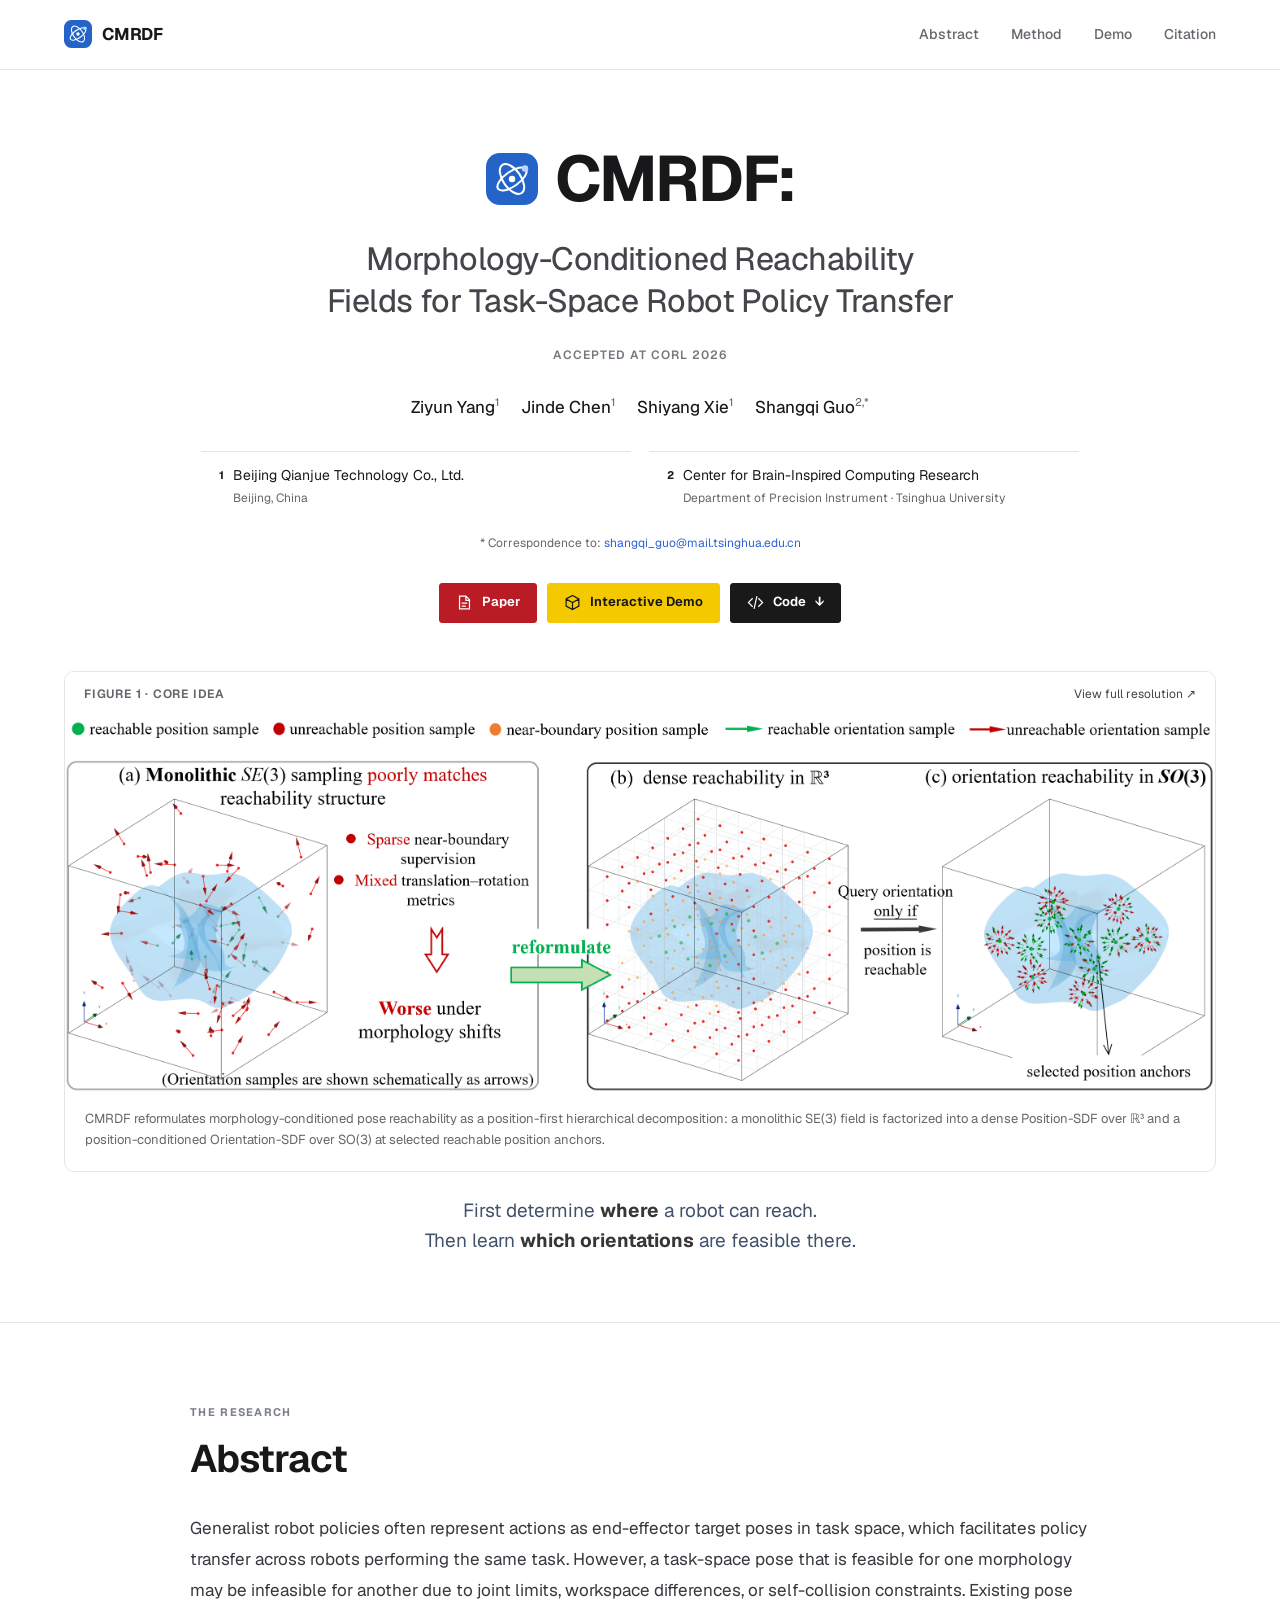
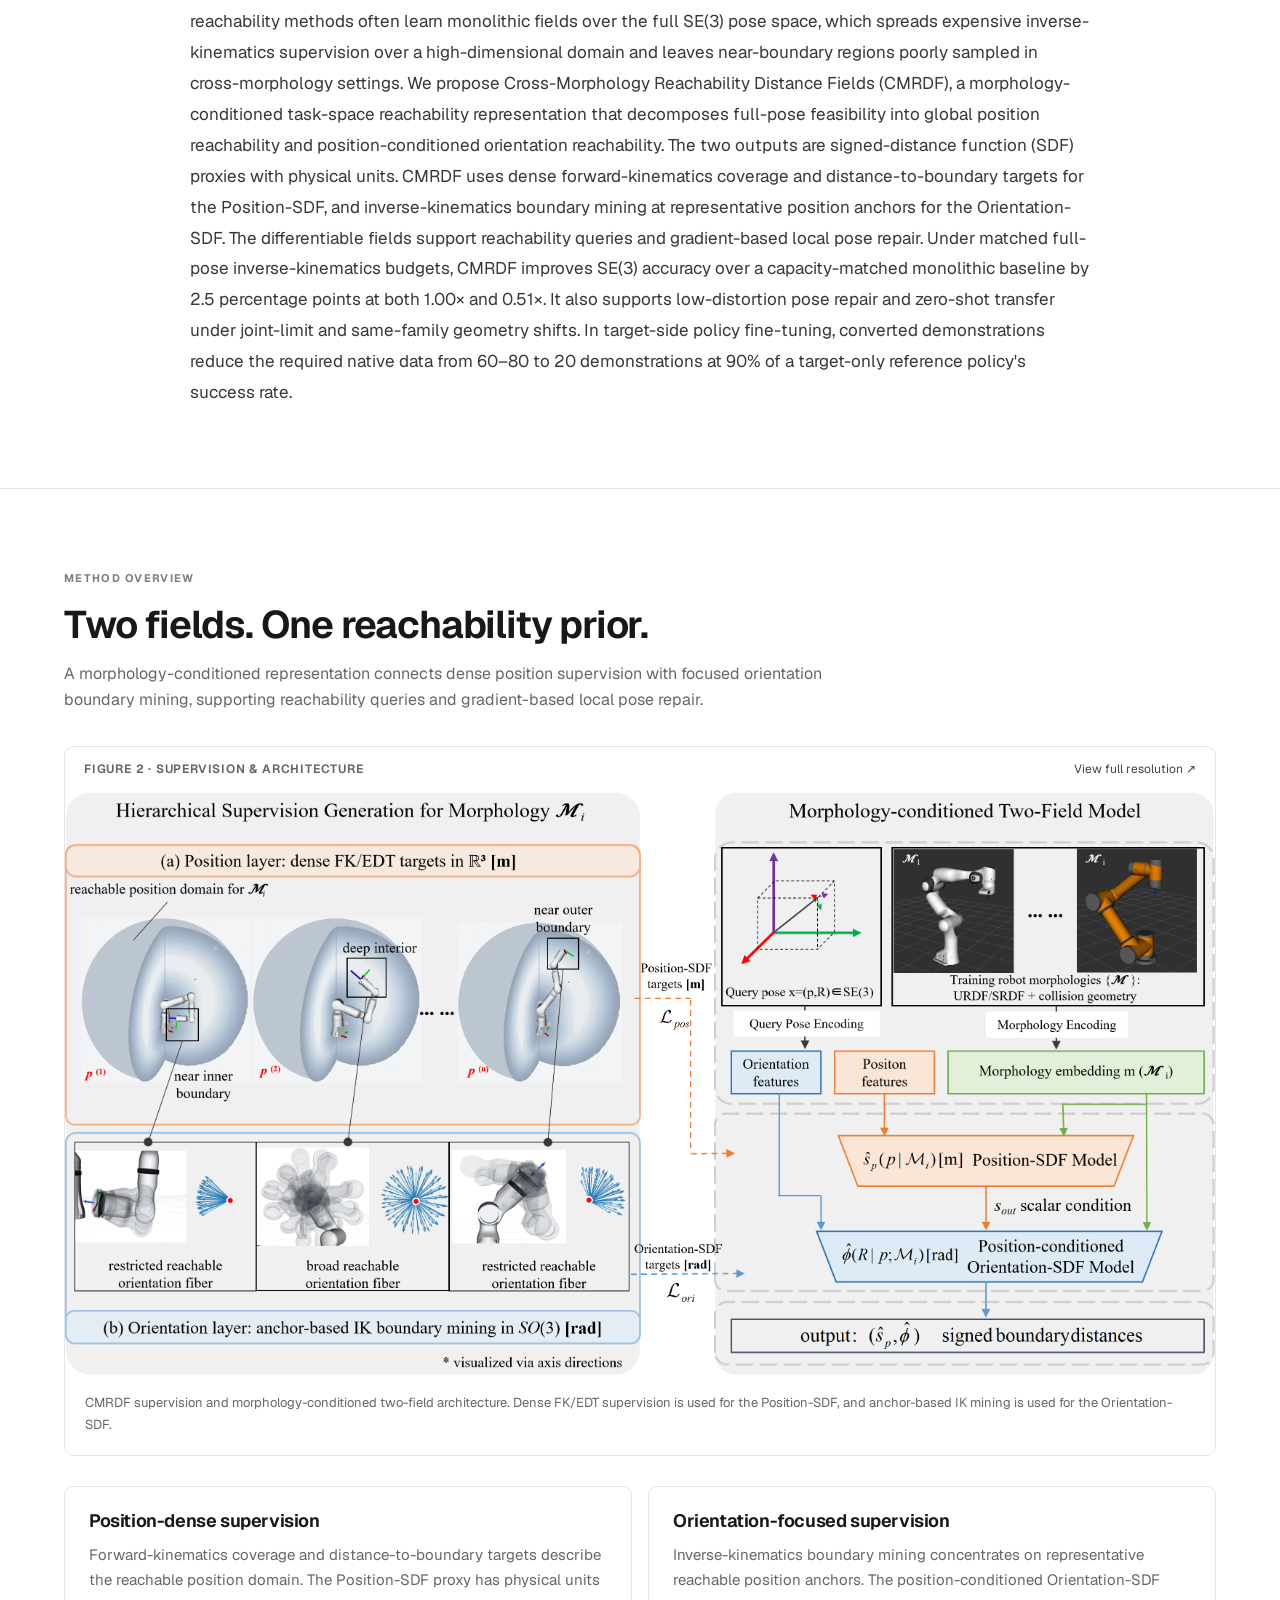
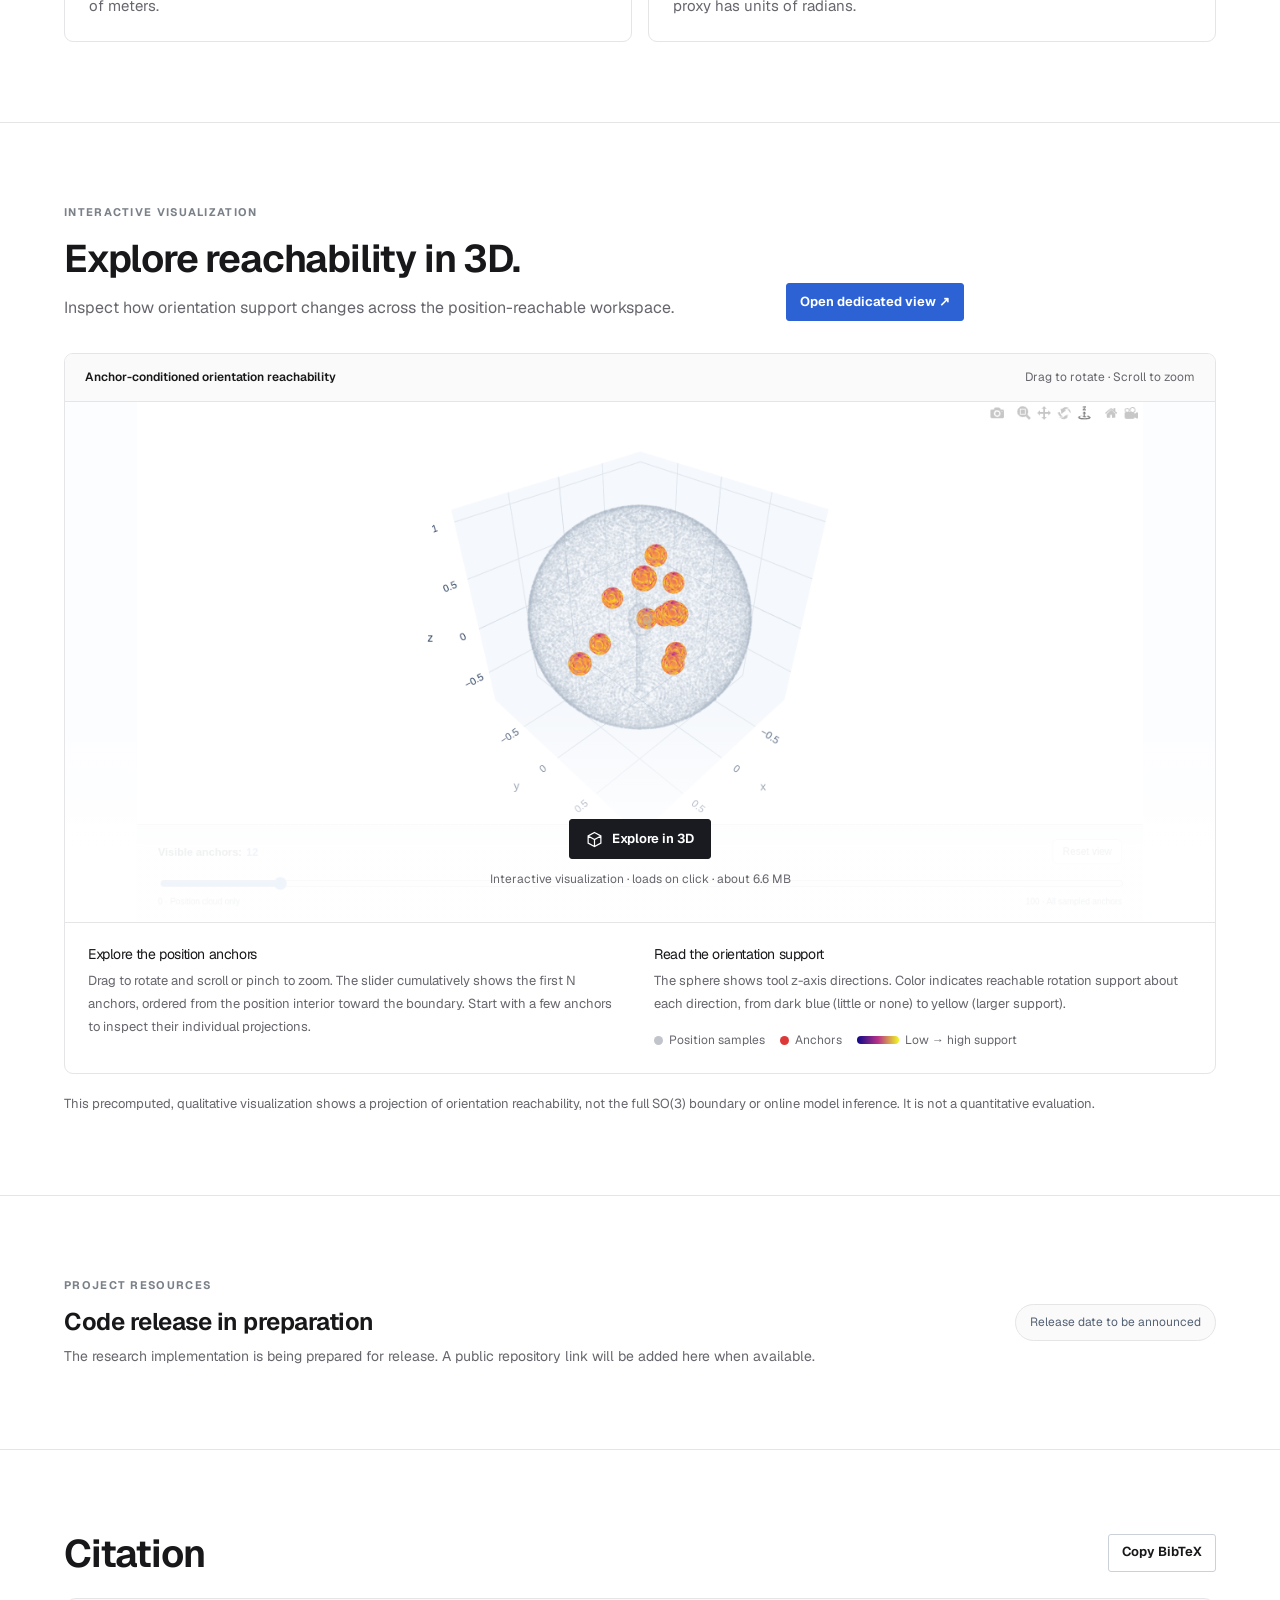
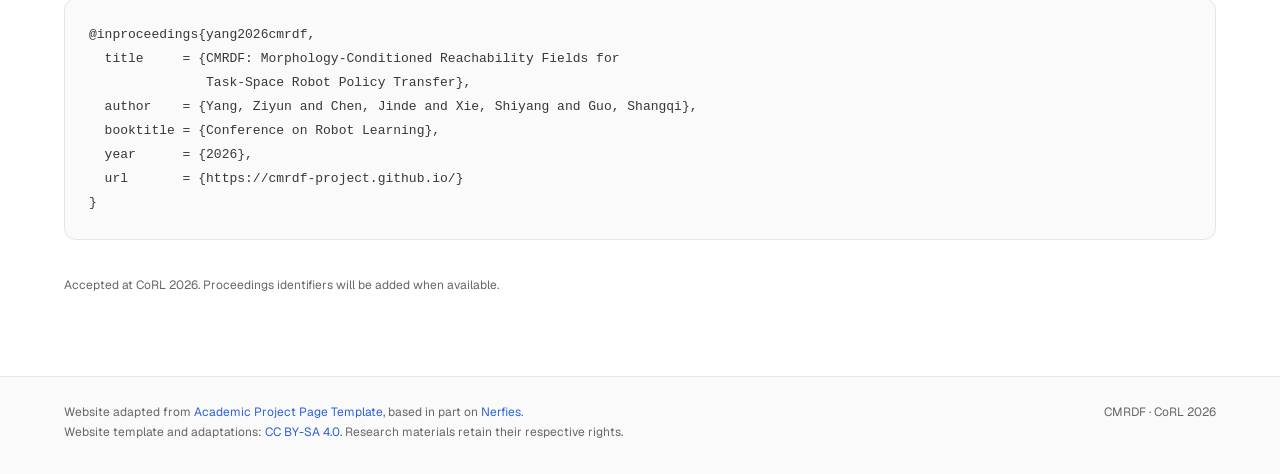
<file: index.html>
<!doctype html>
<html lang="en">
<head>
  <meta charset="utf-8">
  <meta name="viewport" content="width=device-width, initial-scale=1">
  <title>CMRDF: Morphology-Conditioned Reachability Fields for Task-Space Robot Policy Transfer</title>
  <meta name="description" content="Morphology-conditioned reachability fields for task-space robot policy transfer, with position-first decomposition and local pose repair.">
  <meta name="author" content="Ziyun Yang, Jinde Chen, Shiyang Xie, Shangqi Guo">
  <meta name="keywords" content="Morphology-conditioned reachability, SE(3) pose repair, Task and motion planning">
  <meta name="theme-color" content="#2463c7">
  <link rel="canonical" href="https://cmrdf-project.github.io/">
  <meta property="og:type" content="article">
  <meta property="og:site_name" content="CMRDF">
  <meta property="og:title" content="CMRDF: Morphology-Conditioned Reachability Fields for Task-Space Robot Policy Transfer">
  <meta property="og:description" content="Morphology-conditioned reachability fields for task-space robot policy transfer, with position-first decomposition and local pose repair.">
  <meta property="og:url" content="https://cmrdf-project.github.io/">
  <meta property="og:image" content="https://cmrdf-project.github.io/static/images/social-preview.png">
  <meta property="og:image:width" content="1200">
  <meta property="og:image:height" content="630">
  <meta property="og:image:alt" content="CMRDF position-first reachability decomposition">
  <meta name="twitter:card" content="summary_large_image">
  <meta name="twitter:title" content="CMRDF: Morphology-Conditioned Reachability Fields for Task-Space Robot Policy Transfer">
  <meta name="twitter:description" content="Morphology-conditioned reachability fields for task-space robot policy transfer, with position-first decomposition and local pose repair.">
  <meta name="twitter:image" content="https://cmrdf-project.github.io/static/images/social-preview.png">
  <meta name="citation_title" content="CMRDF: Morphology-Conditioned Reachability Fields for Task-Space Robot Policy Transfer">
  <meta name="citation_author" content="Ziyun Yang"><meta name="citation_author" content="Jinde Chen"><meta name="citation_author" content="Shiyang Xie"><meta name="citation_author" content="Shangqi Guo">
  <meta name="citation_publication_date" content="2026">
  <meta name="citation_conference_title" content="Conference on Robot Learning">
  <meta name="citation_pdf_url" content="https://cmrdf-project.github.io/static/pdfs/cmrdf.pdf">
  <link rel="icon" href="static/images/favicon.svg" type="image/svg+xml">
  <link rel="stylesheet" href="static/css/bulma.min.css">
  <link rel="stylesheet" href="static/css/site.css">
  <link rel="stylesheet" href="static/css/redesign.css">
  <script src="static/js/site.js" defer></script>
</head>
<body>
<a class="skip-link" href="#main-content">Skip to content</a>
<header class="site-header"><div class="container header-inner">
  <a class="wordmark" href="./" aria-label="CMRDF home"><img src="static/images/favicon.svg" width="30" height="30" alt="">CMRDF</a>
  <nav class="site-nav" aria-label="Main navigation"><a href="#abstract">Abstract</a><a class="nav-method" href="#method">Method</a><a href="#demo">Demo</a><a href="#citation">Citation</a></nav>
</div></header>
<main id="main-content">
 <section class="hero" aria-labelledby="paper-title"><div class="hero-body"><div class="container has-text-centered">
  <h1 class="publication-title" id="paper-title"><span class="acronym"><img src="static/images/favicon.svg" width="52" height="52" alt="">CMRDF:</span> Morphology-Conditioned Reachability Fields for Task-Space Robot Policy Transfer</h1>
  <div class="venue">Accepted at CoRL 2026</div>
  <div class="publication-authors"><span>Ziyun Yang<sup>1</sup></span><span>Jinde Chen<sup>1</sup></span><span>Shiyang Xie<sup>1</sup></span><span>Shangqi Guo<sup>2,*</sup></span></div>
  <div class="affiliations"><p><sup>1</sup><span>Beijing Qianjue Technology Co., Ltd.<small>Beijing, China</small></span></p><p><sup>2</sup><span>Center for Brain-Inspired Computing Research<small>Department of Precision Instrument · Tsinghua University</small></span></p></div>
  <p class="correspondence">* Correspondence to: <a href="mailto:shangqi_guo@mail.tsinghua.edu.cn">shangqi_guo@mail.tsinghua.edu.cn</a></p>
  <div class="publication-links"><a class="button primary" href="static/pdfs/cmrdf.pdf" target="_blank" rel="noopener"><svg viewBox="0 0 24 24" fill="none" stroke="currentColor" stroke-width="1.7" aria-hidden="true"><path d="M14 3H5v18h14V8zM14 3v6h5M8 13h8M8 17h6"/></svg> Paper</a><a class="button" href="#demo"><svg viewBox="0 0 24 24" fill="none" stroke="currentColor" stroke-width="1.7" aria-hidden="true"><path d="m12 2 9 5v10l-9 5-9-5V7zM3 7l9 5 9-5M12 12v10"/></svg> Interactive Demo</a><a class="button" href="#code"><svg viewBox="0 0 24 24" fill="none" stroke="currentColor" stroke-width="1.7" aria-hidden="true"><path d="m8 6-6 6 6 6m8-12 6 6-6 6M14 3l-4 18"/></svg> Code <span aria-hidden="true">↓</span></a></div>
 </div></div></section>
 <section class="teaser"><div class="container"><figure class="figure-card"><div class="figure-top"><span>Figure 1 · Core idea</span><a href="static/images/overview.png" target="_blank" rel="noopener">View full resolution ↗</a></div><a class="figure-image" href="static/images/overview.png" target="_blank" rel="noopener"><img src="static/images/overview.png" width="2829" height="924" fetchpriority="high" alt="CMRDF factorizes monolithic SE(3) sampling into dense position reachability and orientation reachability at selected position anchors."></a><figcaption>CMRDF reformulates morphology-conditioned pose reachability as a position-first hierarchical decomposition: a monolithic SE(3) field is factorized into a dense Position-SDF over ℝ³ and a position-conditioned Orientation-SDF over SO(3) at selected reachable position anchors.</figcaption></figure><p class="teaser-summary">First determine <strong>where</strong> a robot can reach.<br>Then learn <strong>which orientations</strong> are feasible there.</p></div></section>
 <section class="section abstract-section" id="abstract"><div class="container"><div class="reading"><div class="section-head"><span class="eyebrow">The research</span><h2>Abstract</h2></div><p class="abstract-text">Generalist robot policies often represent actions as end-effector target poses in task space, which facilitates policy transfer across robots performing the same task. However, a task-space pose that is feasible for one morphology may be infeasible for another due to joint limits, workspace differences, or self-collision constraints. Existing pose reachability methods often learn monolithic fields over the full SE(3) pose space, which spreads expensive inverse-kinematics supervision over a high-dimensional domain and leaves near-boundary regions poorly sampled in cross-morphology settings. We propose Cross-Morphology Reachability Distance Fields (CMRDF), a morphology-conditioned task-space reachability representation that decomposes full-pose feasibility into global position reachability and position-conditioned orientation reachability. The two outputs are signed-distance function (SDF) proxies with physical units. CMRDF uses dense forward-kinematics coverage and distance-to-boundary targets for the Position-SDF, and inverse-kinematics boundary mining at representative position anchors for the Orientation-SDF. The differentiable fields support reachability queries and gradient-based local pose repair. Under matched full-pose inverse-kinematics budgets, CMRDF improves SE(3) accuracy over a capacity-matched monolithic baseline by 2.5 percentage points at both 1.00× and 0.51×. It also supports low-distortion pose repair and zero-shot transfer under joint-limit and same-family geometry shifts. In target-side policy fine-tuning, converted demonstrations reduce the required native data from 60–80 to 20 demonstrations at 90% of a target-only reference policy&#x27;s success rate.</p></div></div></section>
 <section class="section" id="method"><div class="container"><div class="section-head"><span class="eyebrow">Method overview</span><h2>Two fields. One reachability prior.</h2><p>A morphology-conditioned representation connects dense position supervision with focused orientation boundary mining, supporting reachability queries and gradient-based local pose repair.</p></div><figure class="figure-card"><div class="figure-top"><span>Figure 2 · Supervision &amp; architecture</span><a href="static/images/method.png" target="_blank" rel="noopener">View full resolution ↗</a></div><a class="figure-image" href="static/images/method.png" target="_blank" rel="noopener"><img src="static/images/method.png" width="3161" height="1608" loading="lazy" alt="Hierarchical FK/EDT position supervision and anchor-based IK orientation mining feed a morphology-conditioned Position-SDF and Orientation-SDF model."></a><figcaption>CMRDF supervision and morphology-conditioned two-field architecture. Dense FK/EDT supervision is used for the Position-SDF, and anchor-based IK mining is used for the Orientation-SDF.</figcaption></figure><div class="method-grid"><div class="method-item"><h3>Position-dense supervision</h3><p>Forward-kinematics coverage and distance-to-boundary targets describe the reachable position domain. The Position-SDF proxy has physical units of meters.</p></div><div class="method-item"><h3>Orientation-focused supervision</h3><p>Inverse-kinematics boundary mining concentrates on representative reachable position anchors. The position-conditioned Orientation-SDF proxy has units of radians.</p></div></div></div></section>
 <section class="section" id="demo"><div class="container"><div class="section-head demo-heading"><div><span class="eyebrow">Interactive visualization</span><h2>Explore reachability in 3D.</h2><p>Inspect how orientation support changes across the position-reachable workspace.</p></div><a class="button small" href="interactive/" target="_blank" rel="noopener">Open dedicated view ↗</a></div><div class="demo-card" data-demo data-demo-src="interactive/orientation_anchor_visualization.html" data-autoload="false">
 <div class="demo-bar"><strong>Anchor-conditioned orientation reachability</strong><span>Drag to rotate · Scroll to zoom</span></div>
 <div class="demo-stage" aria-busy="false"><div class="demo-poster"><img src="static/images/interactive-preview.png" alt="Actual 3D visualization showing the position-reachable point cloud, selected red anchors and their colored orientation-support projections." width="1200" height="620" loading="lazy"><div class="demo-launch"><button class="button primary" data-launch-demo><svg viewBox="0 0 24 24" fill="none" stroke="currentColor" stroke-width="1.7" aria-hidden="true"><path d="m12 2 9 5v10l-9 5-9-5V7zM3 7l9 5 9-5M12 12v10"/></svg> Explore in 3D</button><small>Interactive visualization · loads on click · about 6.6 MB</small></div></div>
  <p class="demo-status" role="status" hidden>Loading the 3D visualization…</p>
  <div class="demo-error" role="alert" hidden><h3>Unable to load the 3D view</h3><p data-error-message></p><button class="button" data-retry-demo>Try again</button><a class="button" href="interactive/" target="_blank" rel="noopener">Open separately ↗</a></div>
 </div>
 <div class="demo-notes"><div><h3>Explore the position anchors</h3><p>Drag to rotate and scroll or pinch to zoom. The slider cumulatively shows the first N anchors, ordered from the position interior toward the boundary. Start with a few anchors to inspect their individual projections.</p></div><div><h3>Read the orientation support</h3><p>The sphere shows tool z-axis directions. Color indicates reachable rotation support about each direction, from dark blue (little or none) to yellow (larger support).</p><div class="legend"><span><i class="dot" aria-hidden="true"></i>Position samples</span><span><i class="dot red" aria-hidden="true"></i>Anchors</span><span><i class="spectrum" aria-hidden="true"></i>Low → high support</span></div></div></div>
</div><p class="interpretation">This precomputed, qualitative visualization shows a projection of orientation reachability, not the full SO(3) boundary or online model inference. It is not a quantitative evaluation.</p><noscript><p>Enable JavaScript to use the interactive view. The paper and figures above remain available.</p></noscript></div></section>
 <section class="section release-section" id="code"><div class="container release-card"><div><span class="eyebrow">Project resources</span><h2>Code release in preparation</h2><p>The research implementation is being prepared for release. A public repository link will be added here when available.</p></div><span class="status-pill">Release date to be announced</span></div></section>
 <section class="section" id="citation"><div class="container reading"><div class="citation-header"><h2>Citation</h2><button class="button small" data-copy-citation>Copy BibTeX</button></div><pre class="citation-box"><code id="bibtex-code">@inproceedings{yang2026cmrdf,
  title     = {CMRDF: Morphology-Conditioned Reachability Fields for
               Task-Space Robot Policy Transfer},
  author    = {Yang, Ziyun and Chen, Jinde and Xie, Shiyang and Guo, Shangqi},
  booktitle = {Conference on Robot Learning},
  year      = {2026},
  url       = {https://cmrdf-project.github.io/}
}</code></pre><p id="copy-status" class="copy-status" role="status" aria-live="polite"></p><p class="citation-note">Accepted at CoRL 2026. Proceedings identifiers will be added when available.</p></div></section>
</main>
<footer class="site-footer"><div class="container footer-inner">
  <p>Website adapted from <a href="https://github.com/eliahuhorwitz/Academic-project-page-template">Academic Project Page Template</a>, based in part on <a href="https://nerfies.github.io/">Nerfies</a>.<br>Website template and adaptations: <a href="https://creativecommons.org/licenses/by-sa/4.0/">CC BY-SA 4.0</a>. Research materials retain their respective rights.</p>
  <span>CMRDF · CoRL 2026</span>
</div></footer>
</body>
</html>
</file>
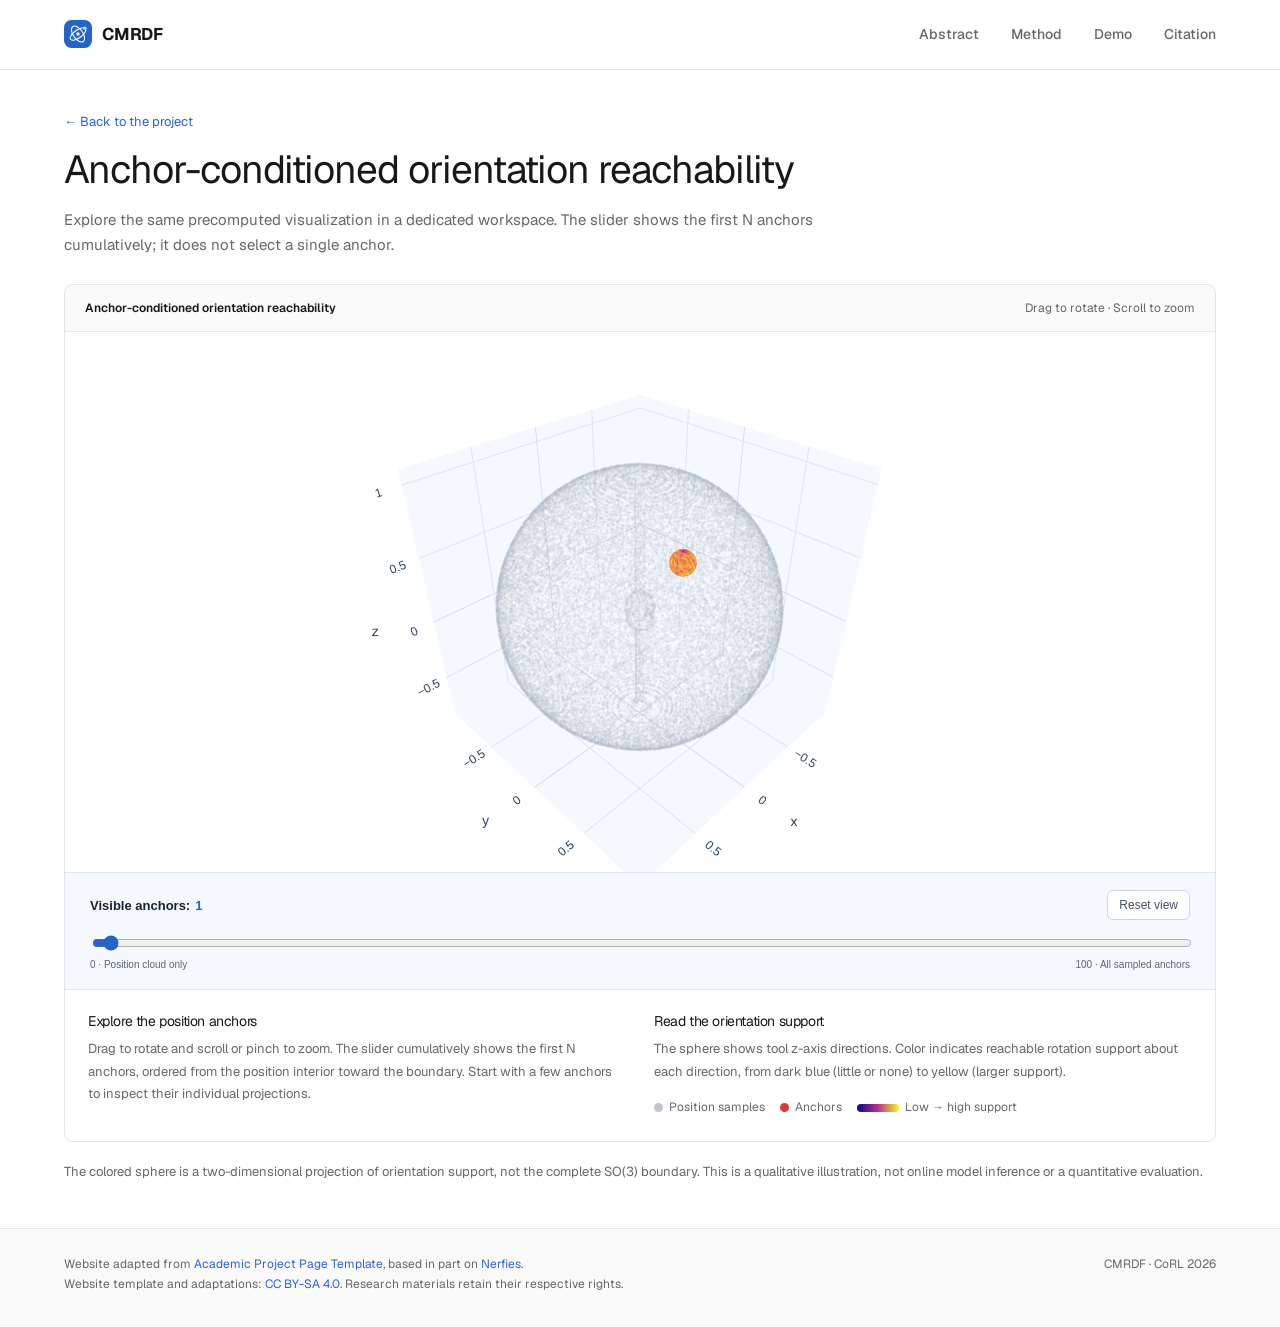
<file: interactive/index.html>
<!doctype html>
<html lang="en">
<head>
  <meta charset="utf-8">
  <meta name="viewport" content="width=device-width, initial-scale=1">
  <title>CMRDF · Interactive orientation reachability</title>
  <meta name="description" content="Morphology-conditioned reachability fields for task-space robot policy transfer, with position-first decomposition and local pose repair.">
  <meta name="author" content="Ziyun Yang, Jinde Chen, Shiyang Xie, Shangqi Guo">
  <meta name="keywords" content="Morphology-conditioned reachability, SE(3) pose repair, Task and motion planning">
  <meta name="theme-color" content="#2463c7">
  <link rel="canonical" href="https://cmrdf-project.github.io/interactive/">
  <meta property="og:type" content="article">
  <meta property="og:site_name" content="CMRDF">
  <meta property="og:title" content="CMRDF · Interactive orientation reachability">
  <meta property="og:description" content="Morphology-conditioned reachability fields for task-space robot policy transfer, with position-first decomposition and local pose repair.">
  <meta property="og:url" content="https://cmrdf-project.github.io/interactive/">
  <meta property="og:image" content="https://cmrdf-project.github.io/static/images/social-preview.png">
  <meta property="og:image:width" content="1200">
  <meta property="og:image:height" content="630">
  <meta property="og:image:alt" content="CMRDF position-first reachability decomposition">
  <meta name="twitter:card" content="summary_large_image">
  <meta name="twitter:title" content="CMRDF · Interactive orientation reachability">
  <meta name="twitter:description" content="Morphology-conditioned reachability fields for task-space robot policy transfer, with position-first decomposition and local pose repair.">
  <meta name="twitter:image" content="https://cmrdf-project.github.io/static/images/social-preview.png">
  <meta name="citation_title" content="CMRDF: Morphology-Conditioned Reachability Fields for Task-Space Robot Policy Transfer">
  <meta name="citation_author" content="Ziyun Yang"><meta name="citation_author" content="Jinde Chen"><meta name="citation_author" content="Shiyang Xie"><meta name="citation_author" content="Shangqi Guo">
  <meta name="citation_publication_date" content="2026">
  <meta name="citation_conference_title" content="Conference on Robot Learning">
  <meta name="citation_pdf_url" content="https://cmrdf-project.github.io/static/pdfs/cmrdf.pdf">
  <link rel="icon" href="../static/images/favicon.svg" type="image/svg+xml">
  <link rel="stylesheet" href="../static/css/bulma.min.css">
  <link rel="stylesheet" href="../static/css/site.css">
  <link rel="stylesheet" href="../static/css/redesign.css">
  <script src="../static/js/site.js" defer></script>
</head>
<body>
<a class="skip-link" href="#main-content">Skip to content</a>
<header class="site-header"><div class="container header-inner">
  <a class="wordmark" href="../" aria-label="CMRDF home"><img src="../static/images/favicon.svg" width="30" height="30" alt="">CMRDF</a>
  <nav class="site-nav" aria-label="Main navigation"><a href="../#abstract">Abstract</a><a class="nav-method" href="../#method">Method</a><a href="../#demo">Demo</a><a href="../#citation">Citation</a></nav>
</div></header>
<main id="main-content" class="interactive-main"><div class="container"><div class="interactive-intro"><a class="back-link" href="../">← Back to the project</a><h1>Anchor-conditioned orientation reachability</h1><p>Explore the same precomputed visualization in a dedicated workspace. The slider shows the first N anchors cumulatively; it does not select a single anchor.</p></div><div class="demo-card" data-demo data-demo-src="orientation_anchor_visualization.html" data-autoload="true">
 <div class="demo-bar"><strong>Anchor-conditioned orientation reachability</strong><span>Drag to rotate · Scroll to zoom</span></div>
 <div class="demo-stage" aria-busy="false">
  <p class="demo-status" role="status" hidden>Loading the 3D visualization…</p>
  <div class="demo-error" role="alert" hidden><h3>Unable to load the 3D view</h3><p data-error-message></p><button class="button" data-retry-demo>Try again</button><a class="button" href="orientation_anchor_visualization.html" target="_blank" rel="noopener">Open separately ↗</a></div>
 </div>
 <div class="demo-notes"><div><h3>Explore the position anchors</h3><p>Drag to rotate and scroll or pinch to zoom. The slider cumulatively shows the first N anchors, ordered from the position interior toward the boundary. Start with a few anchors to inspect their individual projections.</p></div><div><h3>Read the orientation support</h3><p>The sphere shows tool z-axis directions. Color indicates reachable rotation support about each direction, from dark blue (little or none) to yellow (larger support).</p><div class="legend"><span><i class="dot" aria-hidden="true"></i>Position samples</span><span><i class="dot red" aria-hidden="true"></i>Anchors</span><span><i class="spectrum" aria-hidden="true"></i>Low → high support</span></div></div></div>
</div><p class="interpretation">The colored sphere is a two-dimensional projection of orientation support, not the complete SO(3) boundary. This is a qualitative illustration, not online model inference or a quantitative evaluation.</p><noscript><p>JavaScript and WebGL are required for the 3D view. <a href="../static/pdfs/cmrdf.pdf">Read the paper</a> or <a href="../">return to the project figures</a>.</p></noscript></div></main><footer class="site-footer"><div class="container footer-inner">
  <p>Website adapted from <a href="https://github.com/eliahuhorwitz/Academic-project-page-template">Academic Project Page Template</a>, based in part on <a href="https://nerfies.github.io/">Nerfies</a>.<br>Website template and adaptations: <a href="https://creativecommons.org/licenses/by-sa/4.0/">CC BY-SA 4.0</a>. Research materials retain their respective rights.</p>
  <span>CMRDF · CoRL 2026</span>
</div></footer>
</body>
</html>
</file>
<file: static/css/site.css>
/* CMRDF customization of Academic Project Page Template (CC BY-SA 4.0). */
:root{--ink:#142337;--muted:#596779;--blue:#2463c7;--line:#dfe6ee;--wash:#f5f8fc;--radius:16px}
*{box-sizing:border-box}html{scroll-behavior:smooth;scroll-padding-top:92px}body{margin:0;color:var(--ink);background:#fff;font-family:Inter,-apple-system,BlinkMacSystemFont,"Segoe UI",Arial,sans-serif;font-size:17px;line-height:1.7}a{color:var(--blue);text-decoration:none}a:hover{text-decoration:underline}button,input{font:inherit}button,a,input{touch-action:manipulation}button{cursor:pointer}button:disabled{cursor:wait}a:focus-visible,button:focus-visible,input:focus-visible,summary:focus-visible{outline:3px solid #5c94e8;outline-offset:5px}[hidden]{display:none!important}img{display:block;max-width:100%;height:auto}h1,h2,h3,p,figure{margin:0}h1,h2,h3{color:var(--ink);line-height:1.2}h2{font-size:clamp(28px,3.2vw,38px);letter-spacing:-1px;font-weight:650}h3{font-size:21px;letter-spacing:-.4px}sup{font-size:.65em;color:var(--muted)}.container{width:min(1120px,calc(100% - 48px));max-width:1120px;margin-inline:auto}.reading{max-width:860px;margin-inline:auto}.skip-link{position:absolute;top:-80px;left:20px;padding:8px 16px;background:white;z-index:20}.skip-link:focus{top:8px}.site-header{height:76px;border-bottom:1px solid var(--line);background:#fff}.header-inner{display:flex;align-items:center;justify-content:space-between;height:100%;gap:20px}.wordmark{display:flex;align-items:center;gap:11px;color:var(--ink);font-size:19px;letter-spacing:1.3px;font-weight:750}.wordmark:hover{text-decoration:none}.wordmark img{width:30px;height:30px}.site-nav{display:flex;gap:28px;font-size:14px;font-weight:550}.site-nav a{color:var(--muted)}.site-nav a:hover{color:var(--blue)}.hero-body{padding:64px 0 36px}.has-text-centered{text-align:center}.venue{display:inline-flex;align-items:center;gap:8px;margin-bottom:24px;padding:5px 13px;border:1px solid #cdddF3;border-radius:100px;color:#315c94;background:#f5f9ff;font-size:12px;font-weight:650;letter-spacing:.8px;text-transform:uppercase}.venue::before{content:"";width:6px;height:6px;border-radius:50%;background:var(--blue)}.publication-title{max-width:1040px;margin:0 auto 26px;font-size:clamp(31px,4.1vw,49px);font-weight:720;line-height:1.14;letter-spacing:-1.7px;text-wrap:balance}.publication-title .acronym{color:var(--blue)}.publication-authors{display:flex;justify-content:center;flex-wrap:wrap;gap:9px 25px;font-size:19px;font-weight:500}.affiliations{max-width:780px;margin:13px auto 0;font-size:14px;line-height:1.7;color:var(--muted)}.correspondence{margin-top:8px;font-size:12px;color:var(--muted)}.publication-links{display:flex;justify-content:center;gap:12px;flex-wrap:wrap;margin-top:27px}.button{display:inline-flex;justify-content:center;align-items:center;gap:9px;min-height:45px;height:auto;padding:10px 19px;border:1px solid #ccd6e2;border-radius:9px;background:#fff;color:var(--ink);font-size:14px;line-height:1.3;font-weight:600;white-space:normal;box-shadow:none;transition:background .15s,transform .15s}.button:hover{text-decoration:none;background:var(--wash);border-color:#aec2dc}.button.primary{color:white;background:var(--blue);border-color:var(--blue)}.button.primary:hover{background:#1d51a8;transform:translateY(-1px)}.button svg{width:17px;height:17px;flex-shrink:0}.button.small{font-size:13px;padding:8px 13px;min-height:38px}.section{padding:76px 0}.section + .section{border-top:1px solid var(--line)}.eyebrow{display:block;font-size:11px;text-transform:uppercase;letter-spacing:2px;font-weight:750;color:var(--blue);margin-bottom:13px}.section-head{margin-bottom:28px}.section-head p{max-width:760px;color:var(--muted);margin-top:14px;line-height:1.65}.teaser{padding:10px 0 57px}.figure-card{border:1px solid var(--line);border-radius:var(--radius);overflow:hidden;background:white}.figure-top{display:flex;align-items:center;justify-content:space-between;gap:16px;padding:13px 21px;background:var(--wash);font-size:12px}.figure-top span{letter-spacing:.8px;font-weight:650;text-transform:uppercase;color:var(--muted)}.figure-top a{font-size:12px}.figure-image{display:block;padding:22px 15px 12px}.figure-image:hover{background:#fafcff}.figure-card figcaption{padding:15px 22px 20px;font-size:14px;line-height:1.7;color:var(--muted)}.teaser-summary{font-size:19px;line-height:1.6;max-width:770px;text-align:center;margin:24px auto 0;color:#42516a;text-wrap:balance}.abstract-section{background:var(--wash);border-top:1px solid var(--line)}.abstract-text{font-size:17px;line-height:1.9}.method-grid{display:grid;grid-template-columns:1fr 1fr;gap:36px;margin-top:30px}.method-item{padding-left:19px;border-left:3px solid #bad3f4}.method-item:last-child{border-left-color:#f1bd90}.method-item h3{margin-bottom:10px;font-size:19px}.method-item p{font-size:15px;color:var(--muted)}.demo-heading{display:flex;justify-content:space-between;align-items:flex-end;gap:20px}.demo-heading .button{flex-shrink:0}.demo-card{border:1px solid var(--line);border-radius:var(--radius);overflow:hidden;background:#fff}.demo-bar{display:flex;align-items:center;justify-content:space-between;gap:20px;padding:13px 20px;background:var(--wash);border-bottom:1px solid var(--line);font-size:12px;color:var(--muted)}.demo-bar strong{color:var(--ink);font-weight:600}.demo-stage{position:relative;min-height:520px;background:#fcfdff}.demo-poster{position:relative;min-height:520px;display:grid;place-items:center;overflow:hidden}.demo-poster img{width:100%;height:520px;object-fit:contain}.demo-launch{position:absolute;inset:0;display:flex;flex-direction:column;align-items:center;justify-content:flex-end;gap:10px;padding:32px 16px;background:linear-gradient(transparent 58%,rgba(255,255,255,.93) 85%)}.demo-launch small{font-size:12px;color:var(--muted)}.demo-frame{display:block;width:100%;height:600px;border:0;background:#fff}.demo-status{padding:26px;text-align:center;color:var(--muted);font-size:14px}.demo-error{padding:30px;max-width:650px;margin:auto}.demo-error h3{margin-bottom:10px}.demo-error p{font-size:15px;color:var(--muted);margin-bottom:16px}.demo-error .button{margin-right:9px}.demo-notes{display:grid;grid-template-columns:1fr 1fr;gap:28px;padding:23px;border-top:1px solid var(--line)}.demo-notes h3{font-size:14px;margin-bottom:8px}.demo-notes p{font-size:13px;color:var(--muted);line-height:1.75}.legend{display:flex;gap:15px;flex-wrap:wrap;margin-top:14px;color:var(--muted);font-size:12px}.legend span{display:flex;align-items:center;gap:6px}.dot{display:inline-block;width:9px;height:9px;border-radius:50%;background:#c1c4ca}.dot.red{background:#dd3838}.spectrum{width:42px;height:8px;border-radius:4px;background:linear-gradient(90deg,#0d0887,#b83289,#f0f921)}.interpretation{margin:19px 0 0;font-size:13px;color:var(--muted);line-height:1.7}.release-section{padding:44px 0}.release-card{display:flex;align-items:center;gap:27px;justify-content:space-between}.release-card h2{font-size:24px;letter-spacing:-.5px}.release-card p{color:var(--muted);font-size:14px;margin-top:8px}.status-pill{color:#546275;background:var(--wash);border:1px solid var(--line);border-radius:100px;white-space:nowrap;padding:7px 14px;font-size:12px}.citation-header{display:flex;align-items:center;justify-content:space-between;gap:16px;margin-bottom:22px}.citation-header h2{font-size:30px}.citation-box{background:var(--wash);border:1px solid var(--line);border-radius:12px;padding:24px;margin:0;overflow-x:auto;color:#334968;font:13px/1.85 ui-monospace,SFMono-Regular,Consolas,monospace;white-space:pre-wrap;overflow-wrap:anywhere}.citation-note{font-size:12px;color:var(--muted);margin-top:12px}.copy-status{min-height:23px;color:var(--muted);font-size:12px;text-align:right}.site-footer{border-top:1px solid var(--line);padding:25px 0 32px;font-size:12px;color:var(--muted)}.footer-inner{display:flex;align-items:flex-start;justify-content:space-between;gap:22px}.footer-inner p{max-width:660px}.footer-inner>span{white-space:nowrap}.interactive-intro{padding:36px 0 26px}.interactive-intro h1{font-size:clamp(27px,3.5vw,39px);letter-spacing:-1px;margin-top:12px}.interactive-intro p{color:var(--muted);max-width:790px;font-size:15px;margin-top:13px}.back-link{font-size:13px}.interactive-main{padding-bottom:45px}.interactive-main .demo-frame{height:clamp(490px,73vh,780px)}.interactive-main .demo-stage{min-height:490px}noscript p{padding:16px;border:1px solid var(--line);border-radius:10px;font-size:14px}
@media(min-width:1500px){.hero-body{padding-top:78px}}@media(max-width:720px){.container{width:calc(100% - 32px)}.site-header{height:65px}.site-nav{gap:16px;font-size:12px}.site-nav .nav-method{display:none}.wordmark{font-size:16px;gap:7px}.wordmark img{width:26px;height:26px}.hero-body{padding:43px 0 26px}.publication-title{letter-spacing:-1px;line-height:1.18;font-size:34px}.publication-authors{font-size:16px;gap:8px 18px}.affiliations{font-size:12px}.correspondence{font-size:11px;overflow-wrap:anywhere}.venue{font-size:10px;margin-bottom:20px}.publication-links{gap:8px}.publication-links .button{padding:10px 13px;font-size:12px}.teaser{padding-bottom:38px}.figure-top{padding:10px 13px;font-size:10px}.figure-top a{font-size:11px}.figure-image{padding:15px 8px 6px}.figure-card figcaption{font-size:12px;padding:13px 15px 17px}.teaser-summary{font-size:16px;margin-top:20px}.section{padding:48px 0}.abstract-text{font-size:16px;line-height:1.85}.method-grid,.demo-notes{grid-template-columns:1fr;gap:22px}.method-grid{gap:25px}.demo-heading{display:block}.demo-heading .button{margin-top:17px}.section-head p{font-size:15px}.demo-bar{font-size:11px;padding:11px 14px}.demo-bar span{display:none}.demo-stage,.demo-poster{min-height:400px}.demo-poster img{height:400px;object-fit:cover}.demo-frame{height:520px}.demo-launch{padding:26px 12px}.demo-notes{padding:20px}.release-card{align-items:flex-start;flex-direction:column;gap:16px}.release-card h2{font-size:22px}.citation-box{font-size:11px;padding:18px}.footer-inner{flex-direction:column;gap:10px}.interactive-intro{padding-top:25px}.interactive-main .demo-frame{height:560px}.interactive-main .demo-stage{min-height:560px}}@media(prefers-reduced-motion:reduce){html{scroll-behavior:auto}*{transition:none!important}}
</file>
<file: static/css/redesign.css>
/* Academic landing-page refresh inspired by OpenWAM's clear visual hierarchy. */
@font-face {
  font-family: Geist;
  src: url('../fonts/Geist-Latin.woff2') format('woff2');
  font-style: normal;
  font-weight: 400 700;
  font-display: swap;
}

:root {
  --ink: #18181b;
  --muted: #66666d;
  --blue: #2d62d5;
  --line: #e5e5e8;
  --wash: #fafafa;
  --radius: 10px;
}

body { font-family: Geist, Inter, -apple-system, BlinkMacSystemFont, "Segoe UI", Arial, sans-serif; }
.container { width: min(1400px, calc(100% - 48px)); max-width: 1400px; }
.reading { max-width: 900px; }
.site-header { position: sticky; top: 0; z-index: 20; height: 70px; background: rgba(255,255,255,.93); backdrop-filter: blur(12px); }
.wordmark { gap: 10px; font-size: 17px; letter-spacing: -.2px; font-weight: 700; }
.wordmark img { width: 28px; height: 28px; }
.site-nav { gap: 32px; font-weight: 500; }
.site-nav a:hover { color: var(--ink); }

.hero-body { padding: 74px 0 48px; }
.publication-title {
  max-width: 990px;
  margin: 0 auto;
  color: #44444a;
  font-size: clamp(25px, 2.5vw, 34px);
  font-weight: 450;
  line-height: 1.3;
  letter-spacing: -.55px;
}
.publication-title .acronym {
  display: flex;
  justify-content: center;
  align-items: center;
  gap: 17px;
  margin-bottom: 24px;
  color: var(--ink);
  font-size: clamp(47px, 5vw, 68px);
  font-weight: 730;
  line-height: 1.1;
  letter-spacing: -2px;
}
.publication-title .acronym img { width: 52px; height: 52px; flex: none; }
.venue {
  display: inline-block;
  margin: 23px 0 0;
  padding: 0;
  border: 0;
  background: none;
  color: #77777f;
  font-size: 12px;
  font-weight: 600;
  letter-spacing: 1px;
}
.venue::before { display: none; }
.publication-authors {
  gap: 5px 22px;
  margin-top: 26px;
  font-size: 17px;
  font-weight: 450;
}
.affiliations {
  display: flex;
  justify-content: center;
  gap: 18px;
  max-width: 900px;
  margin: 29px auto 0;
  color: var(--ink);
}
.affiliations p {
  display: flex;
  align-items: flex-start;
  gap: 9px;
  flex: 1;
  max-width: 430px;
  padding: 14px 18px;
  border-top: 1px solid var(--line);
  font-size: 14px;
  line-height: 1.4;
  text-align: left;
}
.affiliations p > span { display: block; }
.affiliations small {
  display: block;
  margin-top: 4px;
  color: var(--muted);
  font-size: 12px;
  line-height: 1.45;
}
.affiliations sup { font-size: 11px; font-weight: 700; color: var(--ink); line-height: 1.7; }
.correspondence { margin-top: 12px; }
.publication-links { gap: 10px; margin-top: 29px; }
.button {
  min-height: 40px;
  padding: 9px 16px;
  border-color: #cbd0d9;
  border-radius: 3px;
  font-size: 13px;
  font-weight: 650;
}
.button.primary { color: #fff; background: #191b20; border-color: #191b20; }
.button.primary:hover { background: #343841; }
.publication-links .button:first-child { color: #fff; background: #b91c24; border-color: #b91c24; }
.publication-links .button:first-child:hover { background: #96151c; border-color: #96151c; }
.publication-links .button:nth-child(2) { color: #171717; background: #f4c900; border-color: #f4c900; }
.publication-links .button:nth-child(2):hover { background: #dbb400; border-color: #dbb400; }
.publication-links .button:nth-child(3) { color: #fff; background: #191919; border-color: #191919; }
.publication-links .button:nth-child(3):hover { background: #343434; border-color: #343434; }

.teaser { padding: 0 0 66px; }
.figure-top { padding: 12px 19px; background: #fff; }
.figure-top a { color: #424249; }
.figure-image { padding: 0; }
.figure-card figcaption { padding: 16px 20px 20px; font-size: 13px; line-height: 1.65; }
.abstract-section { background: #fff; }
.section { padding: 80px 0; }
.section-head { max-width: 900px; margin-bottom: 32px; }
.section-head h2, .citation-header h2 { color: var(--ink); font-size: clamp(29px, 3vw, 39px); font-weight: 650; letter-spacing: -1.2px; }
.section-head p { color: var(--muted); font-size: 16px; }
.eyebrow { color: #7b8189; font-size: 11px; letter-spacing: 1.3px; }
.abstract-text { color: #37373d; font-size: 17px; line-height: 1.82; }
.method-grid { gap: 16px; }
.method-item, .method-item:last-child { padding: 23px 24px; border: 1px solid var(--line); border-radius: 9px; }
.method-item h3 { font-size: 18px; font-weight: 650; }
.demo-heading .button { color: #fff; background: var(--blue); border-color: var(--blue); }
.demo-heading .button:hover { color: #fff; background: #214ca9; border-color: #214ca9; }
.demo-card { border-radius: 9px; }
.demo-bar { background: #fafafa; }
.citation-box { background: #fafafa; color: #37373d; }
.site-footer { background: #fafafa; }

@media (max-width: 720px) {
  .container { width: calc(100% - 32px); }
  .site-header { height: 64px; }
  .site-nav { gap: 13px; }
  .wordmark { font-size: 15px; }
  .hero-body { padding: 50px 0 35px; }
  .publication-title { font-size: clamp(24px, 6vw, 30px); letter-spacing: -.3px; }
  .publication-title .acronym { gap: 12px; margin-bottom: 20px; font-size: 46px; letter-spacing: -1.5px; }
  .publication-title .acronym img { width: 40px; height: 40px; }
  .venue { margin-top: 18px; font-size: 10px; }
  .publication-authors { margin-top: 21px; font-size: 15px; }
  .affiliations { flex-direction: column; gap: 0; margin-top: 21px; }
  .affiliations p { width: 100%; max-width: none; padding: 10px 8px; font-size: 12px; }
  .affiliations small { font-size: 11px; }
  .publication-links { margin-top: 24px; }
  .publication-links .button { padding: 9px 12px; }
  .figure-image { padding: 0; overflow-x: auto; }
  .figure-image img { max-width: none; min-width: 800px; }
  .section { padding: 53px 0; }
  .section-head h2, .citation-header h2 { font-size: 29px; }
  .method-grid { gap: 12px; }
  .method-item, .method-item:last-child { padding: 18px; }
}
</file>
